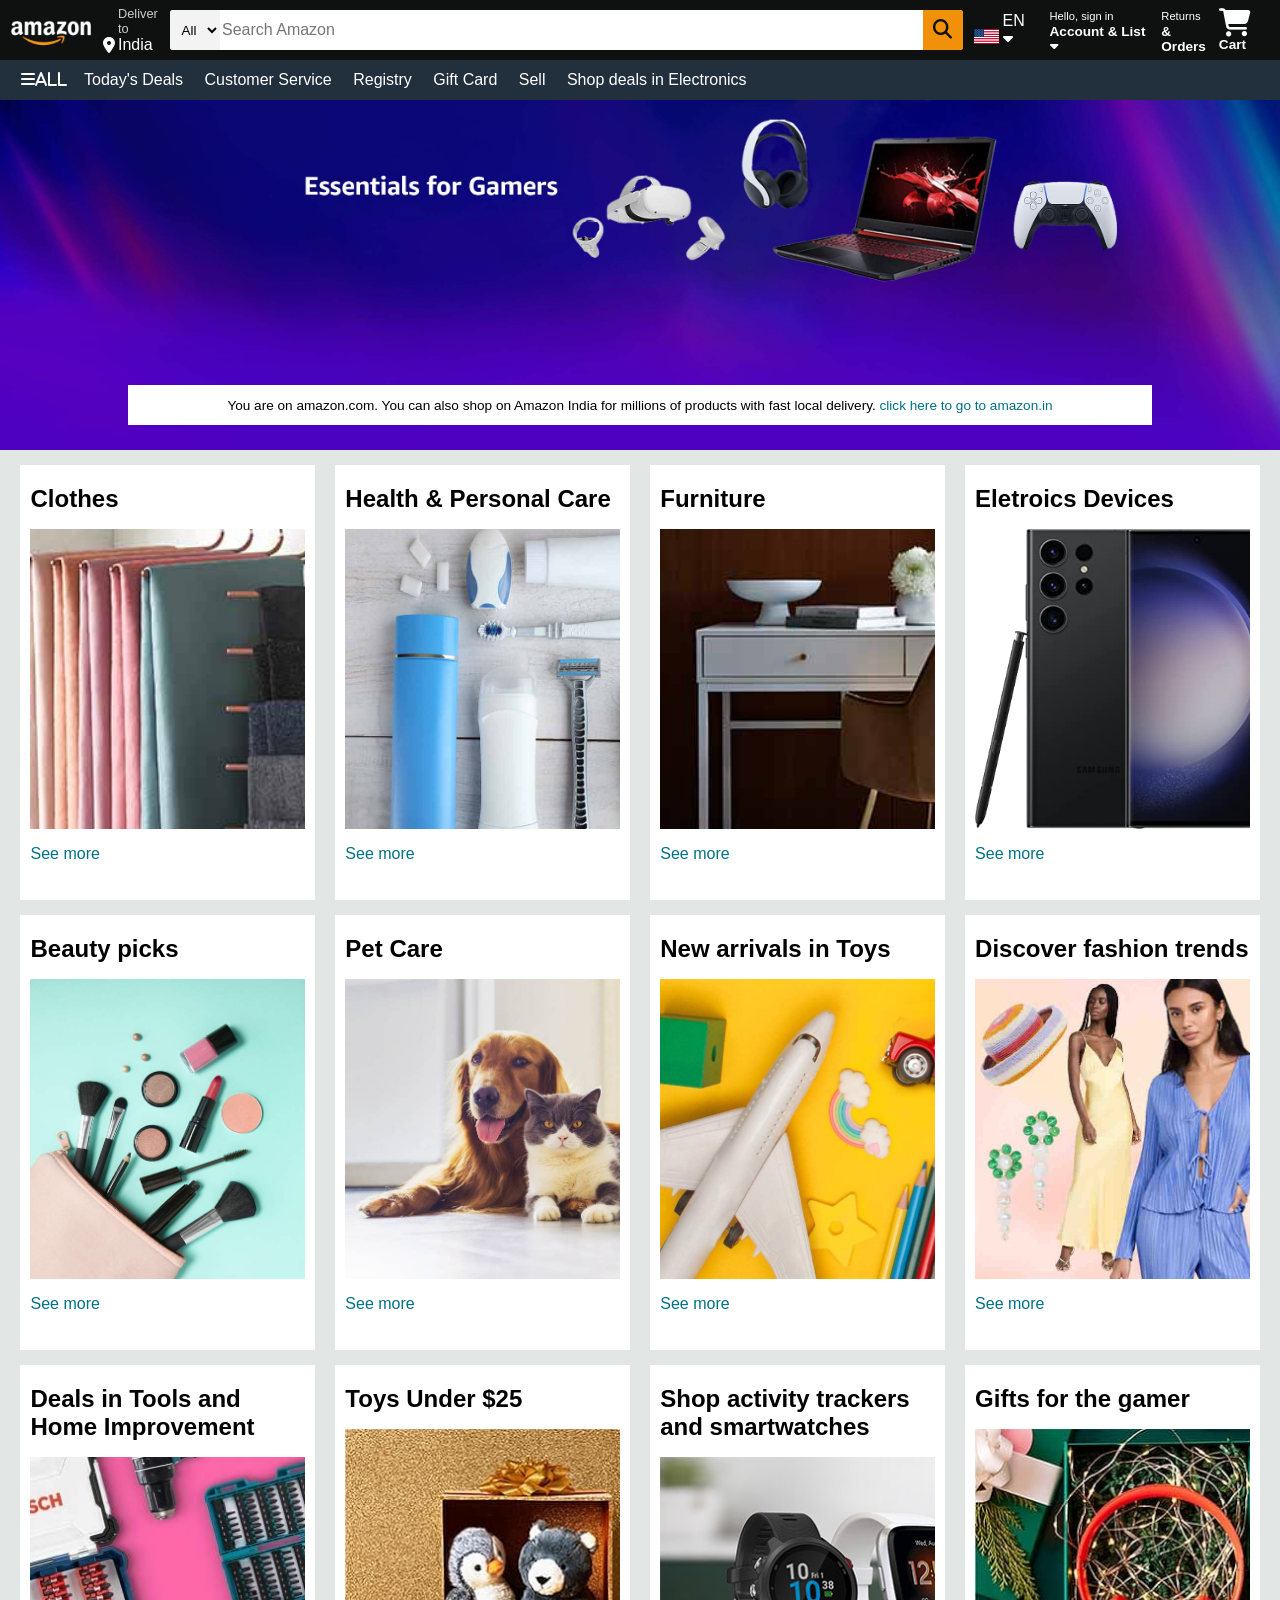
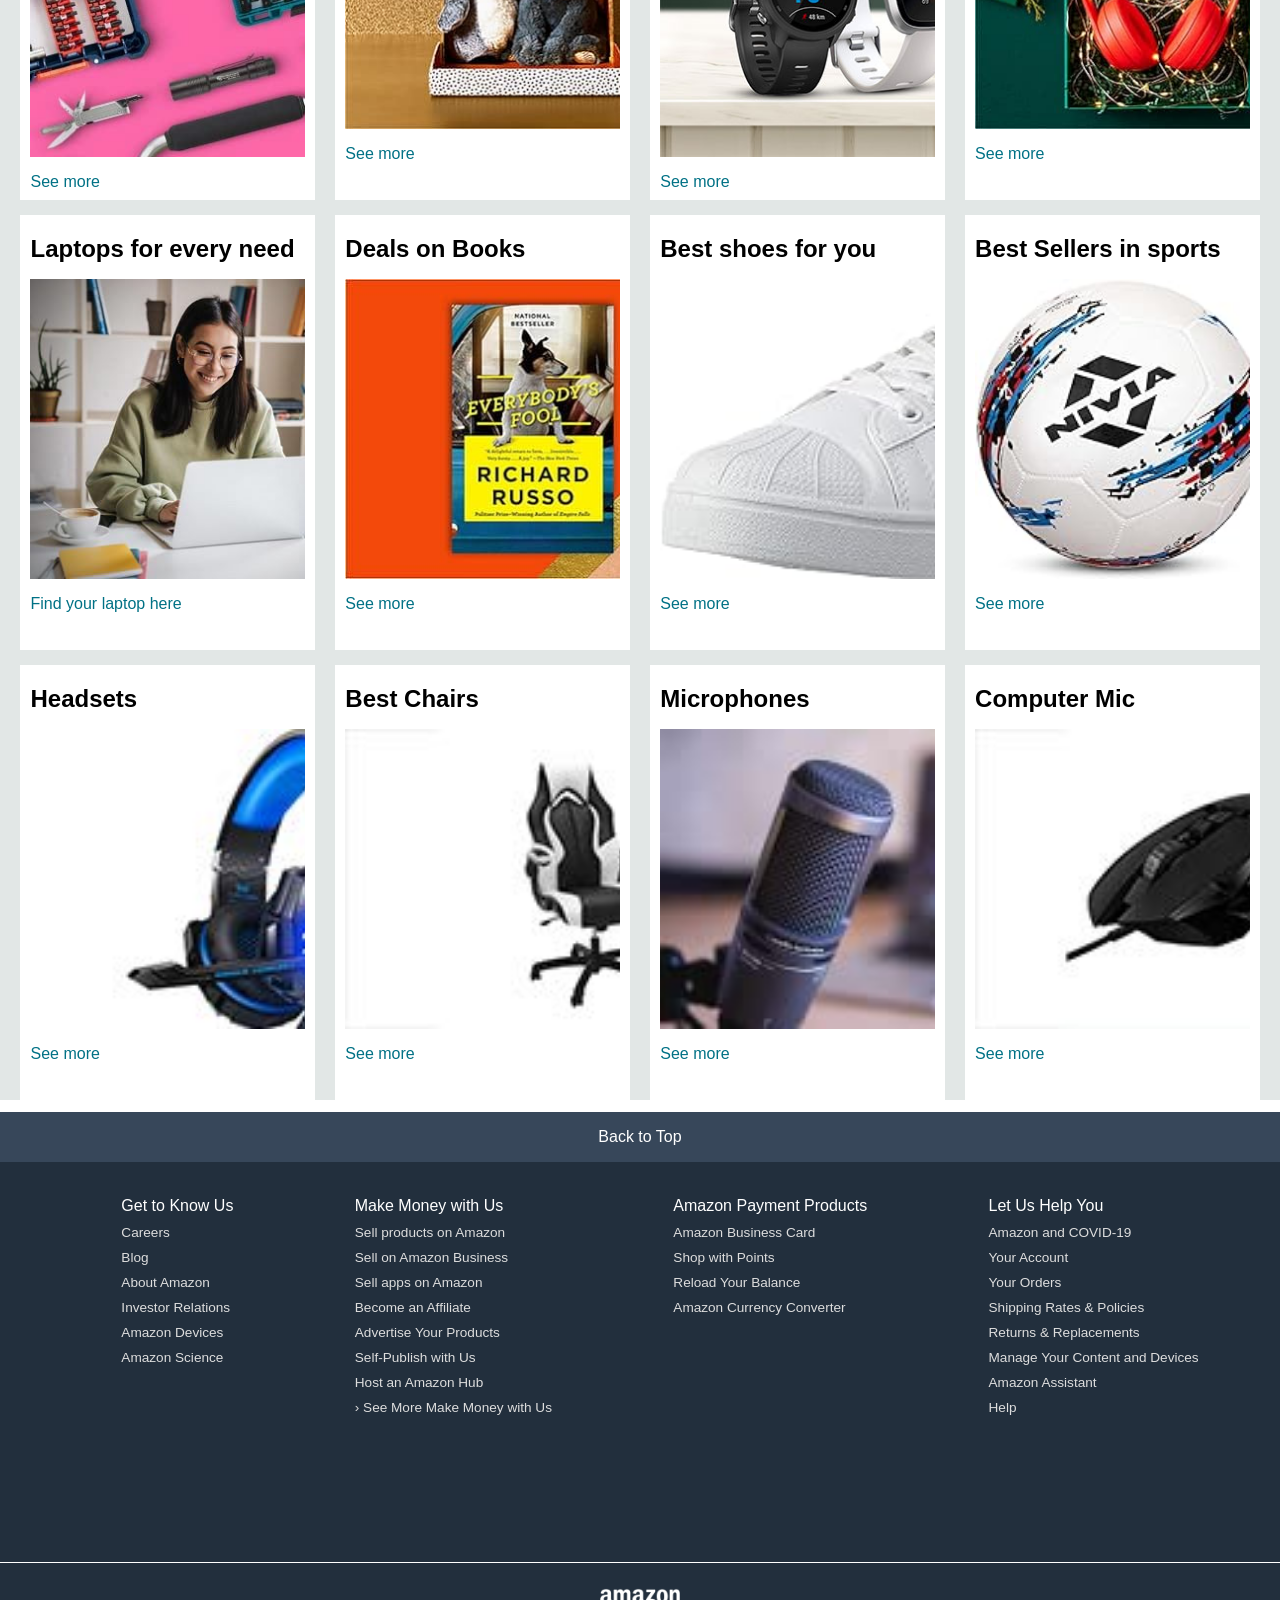
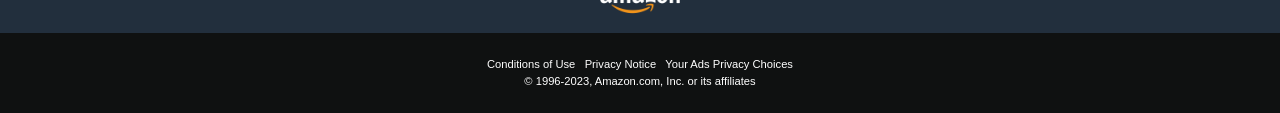
<file: index.html>
<!DOCTYPE html>
<html lang="en">
<head>
    <meta charset="UTF-8">
    <meta name="viewport" content="width=device-width, initial-scale=1.0">
    <link rel="stylesheet" href="https://cdnjs.cloudflare.com/ajax/libs/font-awesome/6.4.2/css/all.min.css"
        integrity="sha512-z3gLpd7yknf1YoNbCzqRKc4qyor8gaKU1qmn+CShxbuBusANI9QpRohGBreCFkKxLhei6S9CQXFEbbKuqLg0DA=="
        crossorigin="anonymous" referrerpolicy="no-referrer" />
    <link rel="icon" href="amazon_logo1.jpg">
    <title>Amazon.com. Spend less. Smile more</title>
    <link rel="stylesheet" href="style.css">
    <!-- below link are used for font size -->
    <link rel="preconnect" href="https://fonts.googleapis.com">
    <link rel="preconnect" href="https://fonts.gstatic.com" crossorigin>
    <link
        href="https://fonts.googleapis.com/css2?family=Croissant+One&family=Montserrat:ital,wght@0,300;0,400;0,500;1,600;1,700&family=Poppins:ital,wght@1,300&display=swap"
        rel="stylesheet">
</head>
<body>
    <header>
        <!-- navbar part -->
        <div class="navbar">
            <div class="nav-logo  border">
                <div class="logo"></div>
            </div>

            <div class="nav-address  border">
                <p class="address-first">Deliver to</p>
                <div class="address-icon">
                    <i class="fa-solid fa-location-dot"></i>
                    <p class="address-second">India</p>
                </div>
            </div>

            <div class="nav-search">
                <select class="search-select">
                    <option value="All">All</option>
                    <option value="All Departments">All Departments</option>
                    <option value="Beauty & Personal Care">Beauty & Personal Care</option>
                    <option value="Books">Books</option>
                    <option value="Computers">Computers</option>
                    <option value="Digital Music">Digital Music</option>
                    <option value="Electronics">Electronics</option>
                    <option value="Girl's Fashion">Girl's Fashion</option>
                    <option value="Home & Kitchen">Home & Kitchen</option>
                    <option value="Luggage">Luggage</option>
                    <option value="Movies & TV">Movies & TV</option>
                    <option value="Pet Supplies">Pet Supplies</option>
                    <option value="Prime Video">Prime Video</option>
                    <option value="Software">Software</option>
                    <option value="Sports & Outdoors">Sports & Outdoors</option>
                    <option value="Tools & Home Improvement">Tools & Home Improvement</option>
                    <option value="Toys & Games">Toys & Games</option>
                    <option value="Video Games">Video Games</option>
                    <option value="Women's Fashion">Women's Fashion</option>
                </select>
                <input placeholder="Search Amazon" class="search-input">
                <div class="search-icon">
                    <i class="fa-solid fa-magnifying-glass"></i>
                </div>
            </div>

            <div class="nav-eng border">
                <div class="flex lang">
                    <img src="USA flag img.jpg" alt="">
                    <p>EN <i class="fas fa-caret-down"></i></p>
                    <!-- <i class="fas fa-caret-down"></i> -->
                </div>
            </div>

            <div class="nav-signin  border">
                <p><span>Hello, sign in</span></p>
                <p class="nav-second">Account & List  <i class="fas fa-caret-down"></i></p>
            </div>

            <div class="nav-return  border">
                <p><span>Returns</span></p>
                <p class="nav-second">& Orders</p>
            </div>

            <div class="nav-cart border">
                <i class="fa-solid fa-cart-shopping"></i>
                Cart
            </div>
        </div>

        <!-- panel part -->
        <div class="panel">
            <div class="panel-all">
                <p><i class="fa-solid fa-bars">All</i></p>
                <!-- All -->
            </div>

            <div class="panel-options">
                <p>Today's Deals</p>
                <p>Customer Service</p>
                <p>Registry</p>
                <p>Gift Card</p>
                <p>Sell</p>
                <p>Shop deals in Electronics</p>
            </div>

            <!-- <div class="panel-deals">
                <p>Shop deals in Electronics</p>
            </div> -->
        </div>
    </header>


    <!-- image seciton start -->
    <div class="hero-section">
        <div class="hero-msg">
            <p>You are on amazon.com. You can also shop on Amazon India for millions of products with fast local
                delivery. <a>click here to go to amazon.in</a></p>
        </div>
    </div>

    <div class="shopping-section">
        <div class="box1  box">
            <div class="box-content">
                <h2>Clothes</h2>
                <div class="box-img" style="background-image: url('box1_image.jpg');"></div>
                <p>See more</p>
            </div>
        </div>

        <div class="box2  box">
            <div class="box-content">
                <h2>Health & Personal Care</h2>
                <div class="box-img" style="background-image: url('box2_image.jpg');"></div>
                <p>See more</p>
            </div>
        </div>

        <div class="box3  box">
            <div class="box-content">
                <h2>Furniture</h2>
                <div class="box-img" style="background-image: url('box3_image.jpg');"></div>
                <p>See more</p>
            </div>
        </div>

        <div class="box4  box">
            <div class="box-content">
                <h2>Eletroics Devices</h2>
                <div class="box-img" style="background-image: url('box4_image.jpg');"></div>
                <p>See more</p>
            </div>
        </div>

        <div class="box5  box">
            <div class="box-content">
                <h2>Beauty picks</h2>
                <div class="box-img" style="background-image: url('box5_image.jpg');"></div>
                <p>See more</p>
            </div>
        </div>

        <div class="box6  box">
            <div class="box-content">
                <h2>Pet Care</h2>
                <div class="box-img" style="background-image: url('box6_image.jpg');"></div>
                <p>See more</p>
            </div>
        </div>

        <div class="box7  box">
            <div class="box-content">
                <h2>New arrivals in Toys</h2>
                <div class="box-img" style="background-image: url('box7_image.jpg');"></div>
                <p>See more</p>
            </div>
        </div>

        <div class="box8  box">
            <div class="box-content">
                <h2>Discover fashion trends</h2>
                <div class="box-img" style="background-image: url('box8_image.jpg');"></div>
                <p>See more</p>
            </div>
        </div>

        <div class="box9  box">
            <div class="box-content">
                <h2>Deals in Tools and Home Improvement</h2>
                <div class="box-img" style="background-image: url('box9_image.jpg');"></div>
                <p>See more</p>
            </div>
        </div>

        <div class="box10  box">
            <div class="box-content">
                <h2>Toys Under $25</h2>
                <div class="box-img" style="background-image: url('box10_image.jpg');"></div>
                <p>See more</p>
            </div>
        </div>

        <div class="box11  box">
            <div class="box-content">
                <h2>Shop activity trackers and smartwatches</h2>
                <div class="box-img" style="background-image: url('box11_image.jpg');"></div>
                <p>See more</p>
            </div>
        </div>


        <div class="box12  box">
            <div class="box-content">
                <h2>Gifts for the gamer</h2>
                <div class="box-img" style="background-image: url('box12_image.jpg');"></div>
                <p>See more</p>
            </div>
        </div>

        <div class="box13  box">
            <div class="box-content">
                <h2>Laptops for every need</h2>
                <div class="box-img" style="background-image: url('box13_image.jpg');"></div>
                <p>Find your laptop here</p>
            </div>
        </div>

        <div class="box14  box">
            <div class="box-content">
                <h2>Deals on Books</h2>
                <div class="box-img" style="background-image: url('box14_image.jpg');"></div>
                <p>See more</p>
            </div>
        </div>

        <div class="box15  box">
            <div class="box-content">
                <h2>Best shoes for you</h2>
                <div class="box-img" style="background-image: url('box15_image.jpg');"></div>
                <p>See more</p>
            </div>
        </div>

        <div class="box16  box">
            <div class="box-content">
                <h2>Best Sellers in sports</h2>
                <div class="box-img" style="background-image: url('box16_image.jpg');"></div>
                <p>See more</p>
            </div>
        </div>

        <div class="box17  box">
            <div class="box-content">
                <h2>Headsets</h2>
                <div class="box-img" style="background-image: url('box17_image.jpg');"></div>
                <p>See more</p>
            </div>
        </div>

        <div class="box18  box">
            <div class="box-content">
                <h2>Best Chairs</h2>
                <div class="box-img" style="background-image: url('box18_image.jpg');"></div>
                <p>See more</p>
            </div>
        </div>

        <div class="box19  box">
            <div class="box-content">
                <h2>Microphones</h2>
                <div class="box-img" style="background-image: url('box19_image.jpg');"></div>
                <p>See more</p>
            </div>
        </div>

        <div class="box20  box">
            <div class="box-content">
                <h2>Computer Mic</h2>
                <div class="box-img" style="background-image: url('box20_image.jpg');"></div>
                <p>See more</p>
            </div>
        </div>
    </div>

    <!-- footer part start -->
    <footer>
        <div class="foot-panel1">
            Back to Top
        </div>

        <div class="foot-panel2">
            <ul>
                <p>Get to Know Us</p>
                <a>Careers</a>
                <a>Blog</a>
                <a>About Amazon</a>
                <a>Investor Relations</a>
                <a>Amazon Devices</a>
                <a>Amazon Science</a>
            </ul>

            <ul>
                <p> Make Money with Us</p>
                <a>Sell products on Amazon</a>
                <a>Sell on Amazon Business</a>
                <a>Sell apps on Amazon</a>
                <a>Become an Affiliate</a>
                <a>Advertise Your Products</a>
                <a>Self-Publish with Us</a>
                <a>Host an Amazon Hub</a>
                <a>› See More Make Money with Us</a>
            </ul>

            <ul>
                <p>Amazon Payment Products</p>
                <a>Amazon Business Card</a>
                <a>Shop with Points</a>
                <a>Reload Your Balance</a>
                <a>Amazon Currency Converter</a>
            </ul>

            <ul>
                <p>Let Us Help You</p>
                <a>Amazon and COVID-19</a>
                <a>Your Account</a>
                <a>Your Orders</a>
                <a>Shipping Rates & Policies</a>
                <a>Returns & Replacements</a>
                <a>Manage Your Content and Devices</a>
                <a>Amazon Assistant</a>
                <a>Help</a>
            </ul>
        </div>

        <div class="foot-panel3">
            <div class="logo"></div>
        </div>


        <div class="foot-panel4">
            <div class="pages">
                <a>Conditions of Use &nbsp;</a>
                <a>Privacy Notice &nbsp;</a>
                <a>Your Ads Privacy Choices</a>
            </div>

            <div class="copyright">
                © 1996-2023, Amazon.com, Inc. or its affiliates
            </div>
        </div>
    </footer>
</body>
</html>
</file>
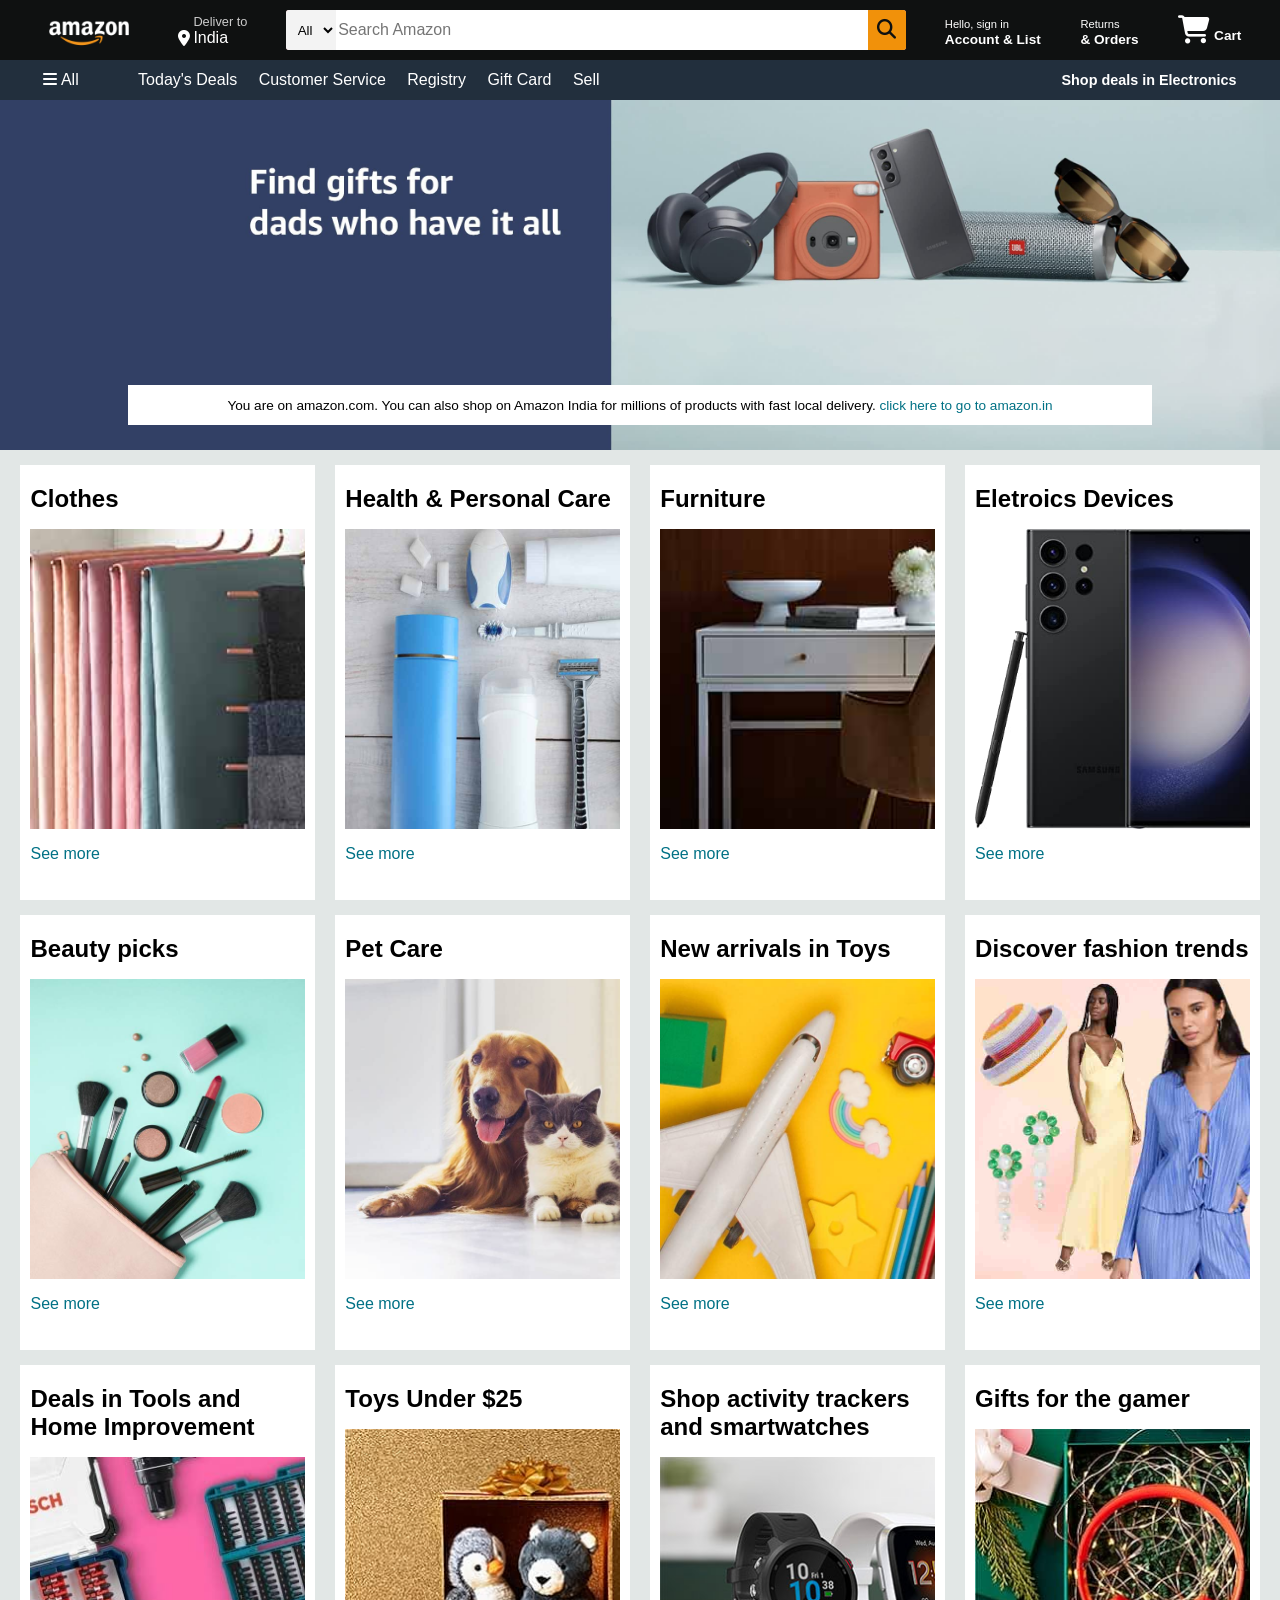
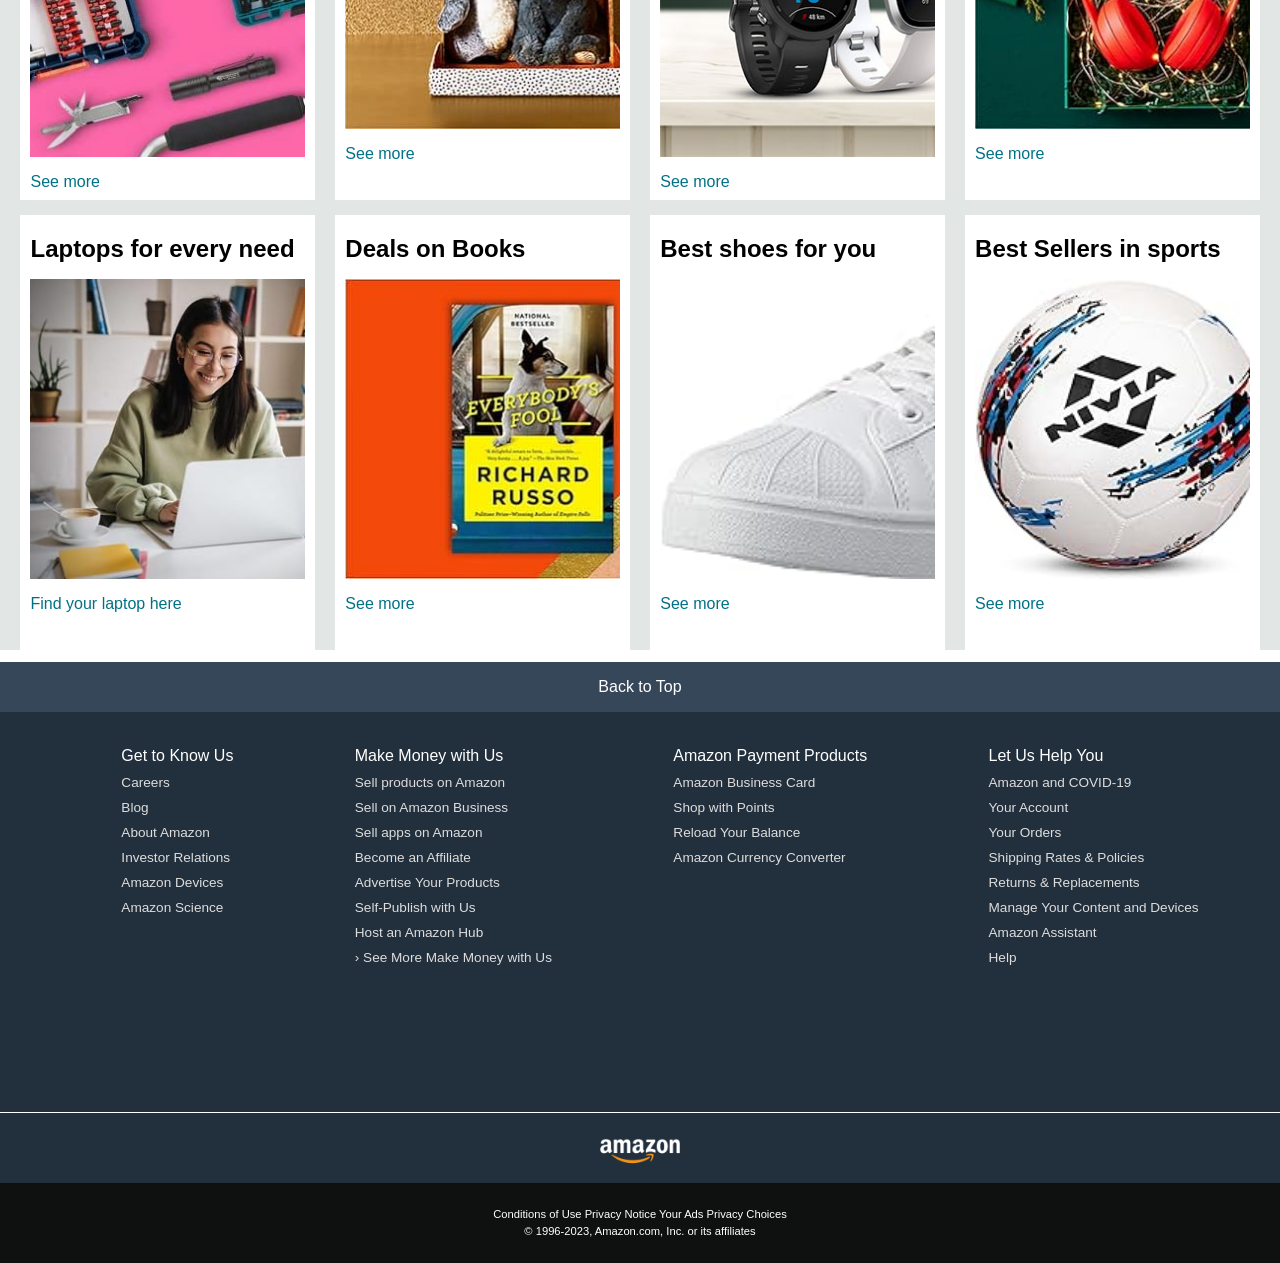
<file: Amozon clone.html>
<!DOCTYPE html>
<html lang="en">
<head>
    <meta charset="UTF-8">
    <meta name="viewport" content="width=device-width, initial-scale=1.0">
    <link rel="stylesheet" href="https://cdnjs.cloudflare.com/ajax/libs/font-awesome/6.4.2/css/all.min.css" integrity="sha512-z3gLpd7yknf1YoNbCzqRKc4qyor8gaKU1qmn+CShxbuBusANI9QpRohGBreCFkKxLhei6S9CQXFEbbKuqLg0DA==" crossorigin="anonymous" referrerpolicy="no-referrer" />
    <link rel="icon" href="amazon_logo1.jpg">
    <title>Amazon.com. Spend less. Smile more</title>
    <link rel="stylesheet" href="Amazon clone.css">
     <!-- below link are used for font size -->
    <link rel="preconnect" href="https://fonts.googleapis.com">
    <link rel="preconnect" href="https://fonts.gstatic.com" crossorigin>
    <link href="https://fonts.googleapis.com/css2?family=Croissant+One&family=Montserrat:ital,wght@0,300;0,400;0,500;1,600;1,700&family=Poppins:ital,wght@1,300&display=swap" rel="stylesheet">
</head>
<body>
    <header>
        <!-- navbar part -->
        <div class="navbar">
            <div class="nav-logo  border">
                <div class="logo"></div>
            </div>

            <div class="nav-address  border">
                <p class="address-first">Deliver to</p>
                <div class="address-icon">
                    <i class="fa-solid fa-location-dot"></i>
                    <p class="address-second">India</p>
                </div>
            </div>

            <div class="nav-search">
                <select class="search-select">
                    <option>All</option>
                    <option value="All Departments">All Departments</option>
                    <option value="Beauty & Personal Care">Beauty & Personal Care</option>
                    <option value="Books">Books</option>
                    <option value="Computers">Computers</option>
                    <option value="Digital Music">Digital Music</option>
                    <option value="Electronics">Electronics</option>
                    <option value="Girl's Fashion">Girl's Fashion</option>
                    <option value="Home & Kitchen">Home & Kitchen</option>
                    <option value="Luggage">Luggage</option>
                    <option value="Movies & TV">Movies & TV</option>
                    <option value="Pet Supplies">Pet Supplies</option>
                    <option value="Prime Video">Prime Video</option>
                    <option value="Software">Software</option>
                    <option value="Sports & Outdoors">Sports & Outdoors</option>
                    <option value="Tools & Home Improvement">Tools & Home Improvement</option>
                    <option value="Toys & Games">Toys & Games</option>
                    <option value="Video Games">Video Games</option>
                    <option value="Women's Fashion">Women's Fashion</option>
                </select>
                <input placeholder="Search Amazon" class="search-input">
                <div class="search-icon">
                    <i class="fa-solid fa-magnifying-glass"></i>
                </div>
            </div>

            <div class="nav-signin  border">
                <p><span>Hello, sign in</span></p>
                <p class="nav-second">Account & List</p>
            </div>

            <div class="nav-return  border">
                <p><span>Returns</span></p>
                <p class="nav-second">& Orders</p>
            </div>

            <div class="nav-cart border">
                <i class="fa-solid fa-cart-shopping"></i>
                Cart
            </div>
        </div>

        <!-- panel part -->
        <div class="panel">
            <div class="panel-all">
                <i class="fa-solid fa-bars"></i>
                All
            </div>

            <div class="panel-options">
                <p>Today's Deals</p>
                <p>Customer Service</p>
                <p>Registry</p>
                <p>Gift Card</p>
                <p>Sell</p>
            </div>

            <div class="panel-deals">
                Shop deals in Electronics
            </div>
        </div>
    </header>

    <!-- image seciton start -->
    <div class="hero-section">
        <div class="hero-msg">
            <p>You are on amazon.com. You can also shop on Amazon India for millions of products with fast local delivery. <a>click here to go to amazon.in</a></p>
        </div>
    </div>

    <div class="shopping-section">
        <div class="box1  box">
            <div class="box-content">
                <h2>Clothes</h2>
                <div class="box-img" style="background-image: url('box1_image.jpg');"></div>
                <p>See more</p>
            </div>
        </div>

        <div class="box2  box">
            <div class="box-content">
                <h2>Health & Personal Care</h2>
                <div class="box-img" style="background-image: url('box2_image.jpg');"></div>
                <p>See more</p>
            </div>
        </div>

        <div class="box3  box">
            <div class="box-content">
                <h2>Furniture</h2>
                <div class="box-img" style="background-image: url('box3_image.jpg');"></div>
                <p>See more</p>
            </div>
        </div>

        <div class="box4  box">
            <div class="box-content">
                <h2>Eletroics Devices</h2>
                <div class="box-img" style="background-image: url('box4_image.jpg');"></div>
                <p>See more</p>
            </div>
        </div>

        <div class="box5  box">
            <div class="box-content">
                <h2>Beauty picks</h2>
                <div class="box-img" style="background-image: url('box5_image.jpg');"></div>
                <p>See more</p>
            </div>
        </div>

        <div class="box6  box">
            <div class="box-content">
                <h2>Pet Care</h2>
                <div class="box-img" style="background-image: url('box6_image.jpg');"></div>
                <p>See more</p>
            </div>
        </div>

        <div class="box7  box">
            <div class="box-content">
                <h2>New arrivals in Toys</h2>
                <div class="box-img" style="background-image: url('box7_image.jpg');"></div>
                <p>See more</p>
            </div>
        </div>
        
        <div class="box8  box">
            <div class="box-content">
                <h2>Discover fashion trends</h2>
                <div class="box-img" style="background-image: url('box8_image.jpg');"></div>
                <p>See more</p>
            </div>
        </div>

        <div class="box9  box">
            <div class="box-content">
                <h2>Deals in Tools and Home Improvement</h2>
                <div class="box-img" style="background-image: url('box9_image.jpg');"></div>
                <p>See more</p>
            </div>
        </div>

        <div class="box10  box">
            <div class="box-content">
                <h2>Toys Under $25</h2>
                <div class="box-img" style="background-image: url('box10_image.jpg');"></div>
                <p>See more</p>
            </div>
        </div>

        <div class="box11  box">
            <div class="box-content">
                <h2>Shop activity trackers and smartwatches</h2>
                <div class="box-img" style="background-image: url('box11_image.jpg');"></div>
                <p>See more</p>
            </div>
        </div>

        
        <div class="box12  box">
            <div class="box-content">
                <h2>Gifts for the gamer</h2>
                <div class="box-img" style="background-image: url('box12_image.jpg');"></div>
                <p>See more</p>
            </div>
        </div>

        <div class="box13  box">
            <div class="box-content">
                <h2>Laptops for every need</h2>
                <div class="box-img" style="background-image: url('box13_image.jpg');"></div>
                <p>Find your laptop here</p>
            </div>
        </div>

        <div class="box14  box">
            <div class="box-content">
                <h2>Deals on Books</h2>
                <div class="box-img" style="background-image: url('box14_image.jpg');"></div>
                <p>See more</p>
            </div>
        </div>

        <div class="box15  box">
            <div class="box-content">
                <h2>Best shoes for you</h2>
                <div class="box-img" style="background-image: url('box15_image.jpg');"></div>
                <p>See more</p>
            </div>
        </div>

        <div class="box16  box">
            <div class="box-content">
                <h2>Best Sellers in sports</h2>
                <div class="box-img" style="background-image: url('box16_image.jpg');"></div>
                <p>See more</p>
            </div>
        </div>
    </div>

    <!-- footer part start -->
    <footer>
        <div class="foot-panel1">
            Back to Top
        </div>

        <div class="foot-panel2">
            <ul>
                <p>Get to Know Us</p>
                <a>Careers</a>
                <a>Blog</a>
                <a>About Amazon</a>
                <a>Investor Relations</a>
                <a>Amazon Devices</a>
                <a>Amazon Science</a>
            </ul>

            <ul>
                <p> Make Money with Us</p>
                <a>Sell products on Amazon</a>
                <a>Sell on Amazon Business</a>
                <a>Sell apps on Amazon</a>
                <a>Become an Affiliate</a>
                <a>Advertise Your Products</a>
                <a>Self-Publish with Us</a>
                <a>Host an Amazon Hub</a>
                <a>› See More Make Money with Us</a>
            </ul>

            <ul>
                <p>Amazon Payment Products</p>
                <a>Amazon Business Card</a>
                <a>Shop with Points</a>
                <a>Reload Your Balance</a>
                <a>Amazon Currency Converter</a>
            </ul>

            <ul>
                <p>Let Us Help You</p>
                <a>Amazon and COVID-19</a>
                <a>Your Account</a>
                <a>Your Orders</a>
                <a>Shipping Rates & Policies</a>
                <a>Returns & Replacements</a>
                <a>Manage Your Content and Devices</a>
                <a>Amazon Assistant</a>
                <a>Help</a>
            </ul>
        </div>

        <div class="foot-panel3">
            <div class="logo"></div>
        </div> 


        <div class="foot-panel4">
            <div class="pages">
                <a>Conditions of Use</a>
                <a>Privacy Notice</a>
                <a>Your Ads Privacy Choices</a>
            </div>

            <div class="copyright">
                © 1996-2023, Amazon.com, Inc. or its affiliates
            </div>
        </div>
    </footer>
</body>
</html>
</file>
<file: style.css>
*{
    margin: 0;
    font-family: Arial;
    border: border-box;       /* all the padding or margin that are count in border-box */
}

/* Navbar part start */
.navbar{
    height: 60px;
    width: 100%;
    background-color: #0f1111;
    color: white;
    display: flex;
    align-items: center;
    justify-content: space-evenly;
    
}

.nav-logo{
    height: 50px;
    width: 100px;
}


.logo{
    background-image: url(amazon_logo.png);
    height: 50px;
    width: 100px;
    background-size: cover;
}

.border{
    border: 1.5px solid transparent;
}

.border:hover{
    border: 1.5px solid white;
   
}


/* for nav address  */
.address-icon{
    display: flex;
    align-items: center;

}

.address-first{
    color: #cccccc;
    font-size: 0.8rem;
    margin-left: 15px;

}

.address-second{
    font-size: 1rem;
    margin-left: 3px;
}


/* for nav search */
.nav-search{
    display: flex;
    justify-content: space-evenly;
    background-color: pink;
    width: 830px;
    height: 40px;
    border-radius: 3px;
    
}

.nav-search:hover{
    border: 2px solid orange;
}

.search-select{
    background-color: #f3f3f3;
    width: 50px;
    /* width: fit-content; */
    text-align: center;                            
    border-top-left-radius: 3px;
    border-bottom-left-radius: 3px;
    border: none;
}


.search-input{
    width: 100%;
    font-size: 1rem;
    border: none;
}

.search-icon{
    width: 45px;
    display: flex;
    justify-content: center;
    align-items: center;
    font-size: 1.2rem;
    background-color: rgb(241, 145, 10);
    border-top-right-radius: 3px;   
    border-bottom-right-radius: 3px;
    color:#0f1111;
}

/* for nav Flag */
.lang{
    padding: 5px;
    display: flex;
    justify-content: center;
    align-items: flex-end;
    border: 1px solid transparent;
    border-radius: 3px;
}

.lang i{
    padding: 0px;
    margin: 0px;
    color: white;
}

.lang img{
    width: 25px;
    height: 15px;
    padding: 4px;
    margin: 0;
    padding-top: 10px;
    cursor: pointer;
}


/* for nav signin */  
.nav-signin{
    display: flex;
    flex-direction: column;
    padding: 3px 6px;
    cursor: pointer;
    border: 1px solid transparent;
}

span{
    font-size: 0.7rem;
}

.nav-second{
    font-size: 0.85rem;
    font-weight: 700;
}


/* for nav return */
span{
    font-size: 0.7rem;
}

.nav-second{
    font-size: 0.85rem;
    font-weight: 700;
}


/* for nav-cart */
.nav-cart i{
    font-size: 28px;
}

.nav-cart{
    font-size: 0.85rem;
    font-weight: 700;
}



/* panel part start */
.panel{
    height: 40px;
    background-color: #222f3d;
    display: flex;
    color: white;
    align-items: center;
    /* justify-content: space-evenly; */
    padding-left: 20px;
    
}

.panel-all p{
    border: 1.5px solid transparent;
}

.panel-all p:hover{
    border: 1.5px solid white;
    border-radius: 1.5px;
}
.panel-options p{
    display: inline;
    margin-left: 15px;
    border: 1.5px solid transparent;
}

.panel-options p:hover{
    border: 1.5px solid white;
    /* padding: 5px; */
    border-radius: 1.5px;
}

.panel-options{
    width: 70%;
    font-size: 1rem;
}

/* .panel-deals{
    font-size: 0.9rem;
    font-weight: 700;
}

.panel-deals p{
    border: 1.5px solid transparent;
}

.panel-deals p:hover{
    border: 1.5px solid white;
    // padding: 5px; 
    border-radius: 1.5px;
} */


/* hero section part start */
.hero-section{
    background-image: url(hero_image\ 2.jpg);
    height: 350px;
    background-size: cover;
    display: flex;
    justify-content: center;
    align-items: flex-end;
}

.hero-msg{
    background-color: white;
    color: black;
    height: 40px;
    display: flex;
    align-items: center;
    justify-content: center;
    font-size: 0.85rem;
    /* bottom: 25px;
    position: relative; */
    width: 80%;
    margin-bottom: 25px;
}

.hero-msg a{
    color: #007185;
}

 
/* shopping section */
.shopping-section{
    display: flex;
    flex-wrap: wrap;
    justify-content: space-evenly;
    background-color: #e2e7e6;
}


.box{
    /* border: 2px solid black; */
    height: 400px;
    width: 23%;
    background-color: white;
    padding: 20px 0 15px;
    margin-top: 15px;
}

.box-img{
    height: 300px;
    background-size: cover;
    margin-top: 1rem;
    margin-bottom: 1rem;
}

.box-content{
    margin-left: 10px;
    margin-right: 10px;
}

.box-content p{
    color: #007185;
}


/* footer part start */
footer{
    margin-top: 12px;
}

.foot-panel1{
    background-color: #37475a;
    color: white;
    height: 50px;
    display: flex;
    justify-content: center;
    align-items: center;
    font-size: 1rem;
}

.foot-panel2{
    background-color: #222f3d;
    color: white;
    height: 400px;
    display: flex;
    justify-content: space-evenly;
}

.foot-panel2 ul{
    margin-top: 35px;
}

.foot-panel2 ul a{
    display: block;
    font-size: 0.85rem;
    margin-top: 10px;
    color: #dddddd;
}



.foot-panel3{
    background-color: #222f3d;
    color: white;
    border-top: 0.5px solid white;
    height: 70px;
    display: flex;
    justify-content: center;
    align-items: center;
}

.logo{
    background-image: url(amazon_logo.png);
    height: 50px;
    width: 100px;
    background-size: cover;
}


.foot-panel4{
    background-color: #0f1111;
    color: white;
    height: 80px;
    font-size: 0.7rem;
    text-align: center;
    /* display: flex;
    justify-content: center;
    align-items: center; */
}

.pages{
    padding-top: 25px;
}

.copyright{
    padding-top: 5px;
}
</file>
<file: Amazon clone.css>
*{
    margin: 0;
    font-family: Arial;
    border: border-box;       /* all the padding or margin that are count in border-box */
}

/* Navbar part start */
.navbar{
    height: 60px;
    width: 100%;
    background-color: #0f1111;
    color: white;
    display: flex;
    align-items: center;
    justify-content: space-evenly;
    
}

.nav-logo{
    height: 50px;
    width: 100px;
}


.logo{
    background-image: url(amazon_logo.png);
    height: 50px;
    width: 100px;
    background-size: cover;
}

.border{
    border: 1.5px solid transparent;
}

.border:hover{
    border: 1.5px solid white;
   
}


/* for nav address  */
.address-icon{
    display: flex;
    align-items: center;

}

.address-first{
    color: #cccccc;
    font-size: 0.8rem;
    margin-left: 15px;

}

.address-second{
    font-size: 1rem;
    margin-left: 3px;
}


/* for nav search */
.nav-search{
    display: flex;
    justify-content: space-evenly;
    background-color: pink;
    width: 620px;
    height: 40px;
    border-radius: 3px;
    
}

.nav-search:hover{
    border: 2px solid orange;
}

.search-select{
    background-color: #f3f3f3;
    width: 50px;
    text-align: center;
    border-top-left-radius: 3px;
    border-bottom-left-radius: 3px;
    border: none;
}

.search-input{
    width: 100%;
    font-size: 1rem;
    border: none;
}

.search-icon{
    width: 45px;
    display: flex;
    justify-content: center;
    align-items: center;
    font-size: 1.2rem;
    background-color: rgb(241, 145, 10);
    border-top-right-radius: 3px;   
    border-bottom-right-radius: 3px;
    color:#0f1111;
}


/* for nav signin */  /* for nav return */
span{
    font-size: 0.7rem;
}

.nav-second{
    font-size: 0.85rem;
    font-weight: 700;
}


/* for nav-cart */
.nav-cart i{
    font-size: 28px;
}

.nav-cart{
    font-size: 0.85rem;
    font-weight: 700;
}


/* panel part start */
.panel{
    height: 40px;
    background-color: #222f3d;
    display: flex;
    color: white;
    align-items: center;
    justify-content: space-evenly;
    
}

.panel-options p{
    display: inline;
    margin-left: 15px;
    border: 1.5px solid transparent;
}

.panel-options p:hover{
    border: 1.5px solid white;
}

.panel-options{
    width: 70%;
    font-size: 1rem;
}

.panel-deals{
    font-size: 0.9rem;
    font-weight: 700;
}


/* hero section part start */
.hero-section{
    background-image: url(hero_image.jpg);
    height: 350px;
    background-size: cover;
    display: flex;
    justify-content: center;
    align-items: flex-end;
}

.hero-msg{
    background-color: white;
    color: black;
    height: 40px;
    display: flex;
    align-items: center;
    justify-content: center;
    font-size: 0.85rem;
    /* bottom: 25px;
    position: relative; */
    width: 80%;
    margin-bottom: 25px;
}

.hero-msg a{
    color: #007185;
}

 
/* shopping section */
.shopping-section{
    display: flex;
    flex-wrap: wrap;
    justify-content: space-evenly;
    background-color: #e2e7e6;
}


.box{
    /* border: 2px solid black; */
    height: 400px;
    width: 23%;
    background-color: white;
    padding: 20px 0 15px;
    margin-top: 15px;
}

.box-img{
    height: 300px;
    background-size: cover;
    margin-top: 1rem;
    margin-bottom: 1rem;
}

.box-content{
    margin-left: 10px;
    margin-right: 10px;
}

.box-content p{
    color: #007185;
}


/* footer part start */
footer{
    margin-top: 12px;
}

.foot-panel1{
    background-color: #37475a;
    color: white;
    height: 50px;
    display: flex;
    justify-content: center;
    align-items: center;
    font-size: 1rem;
}

.foot-panel2{
    background-color: #222f3d;
    color: white;
    height: 400px;
    display: flex;
    justify-content: space-evenly;
}

.foot-panel2 ul{
    margin-top: 35px;
}

.foot-panel2 ul a{
    display: block;
    font-size: 0.85rem;
    margin-top: 10px;
    color: #dddddd;
}



.foot-panel3{
    background-color: #222f3d;
    color: white;
    border-top: 0.5px solid white;
    height: 70px;
    display: flex;
    justify-content: center;
    align-items: center;
}

.logo{
    background-image: url(amazon_logo.png);
    height: 50px;
    width: 100px;
    background-size: cover;
}


.foot-panel4{
    background-color: #0f1111;
    color: white;
    height: 80px;
    font-size: 0.7rem;
    text-align: center;
    /* display: flex;
    justify-content: center;
    align-items: center; */
}

.pages{
    padding-top: 25px;
}

.copyright{
    padding-top: 5px;
}
</file>
